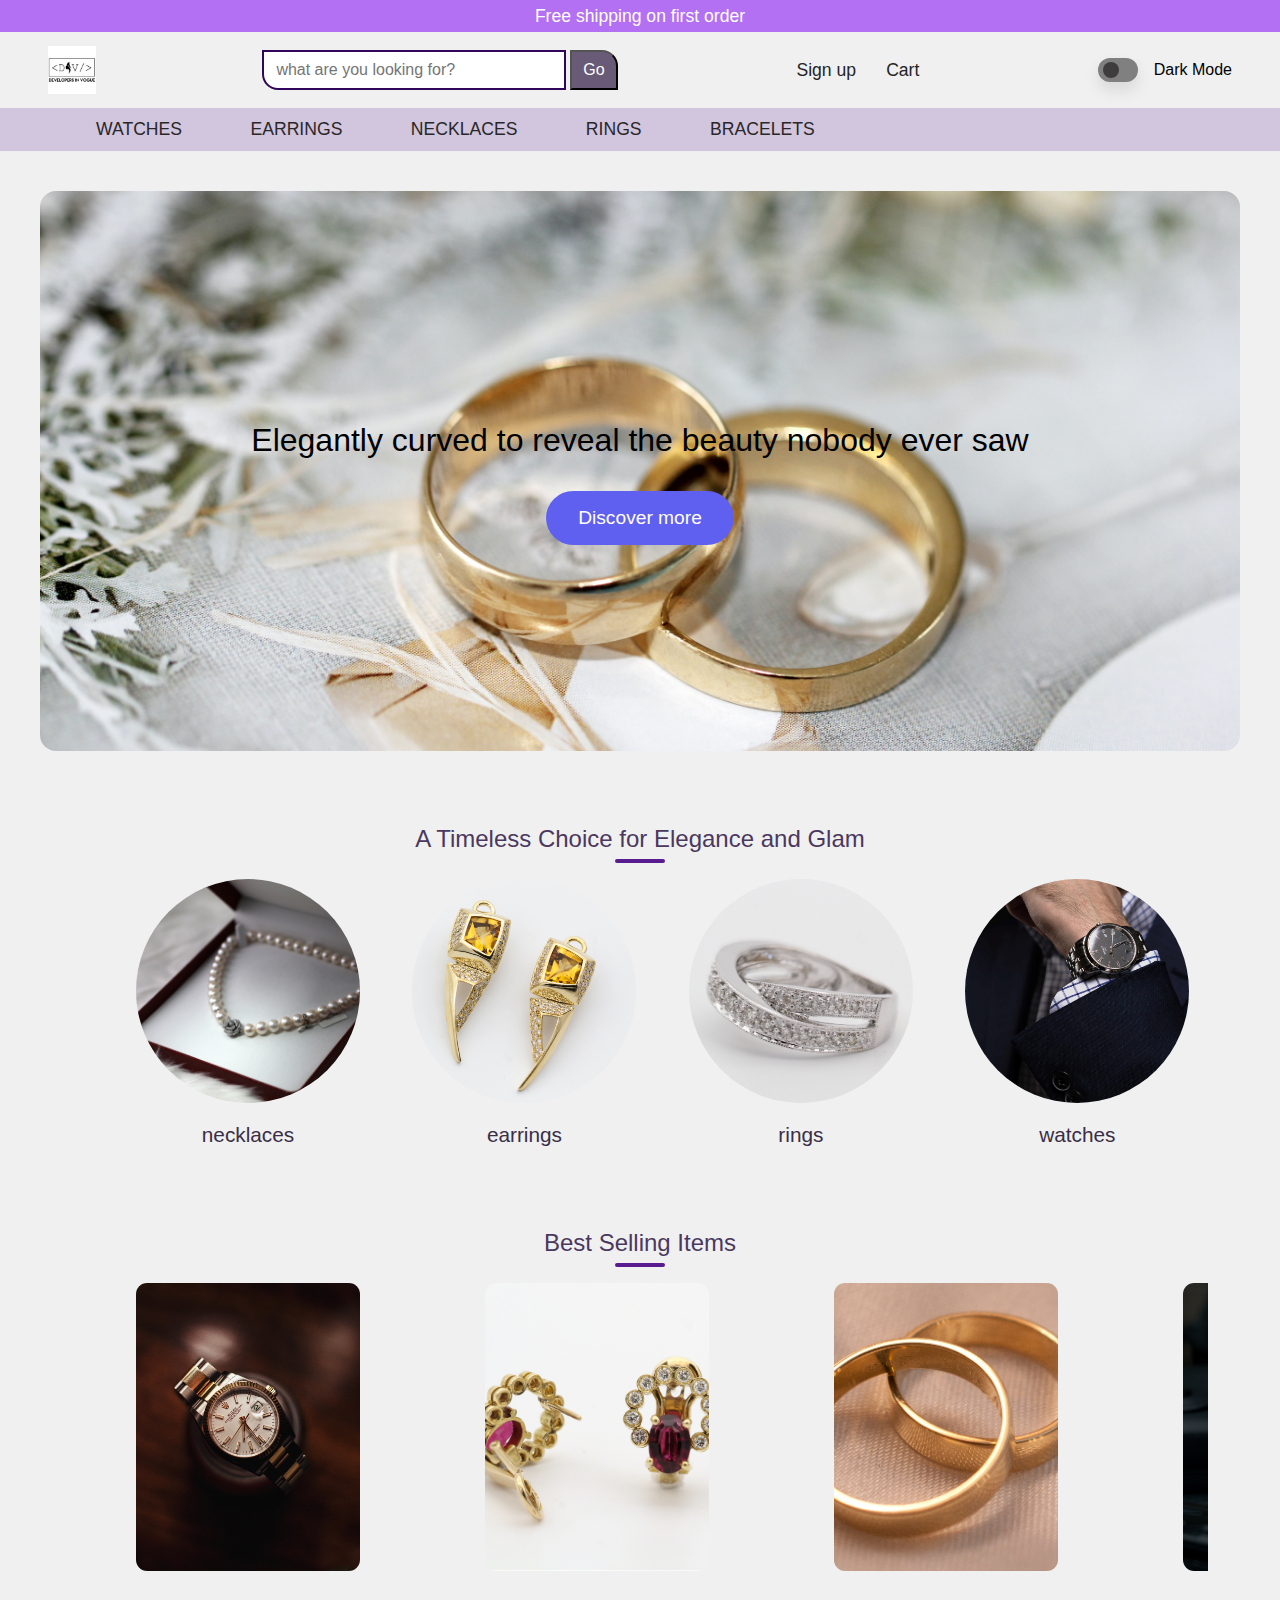
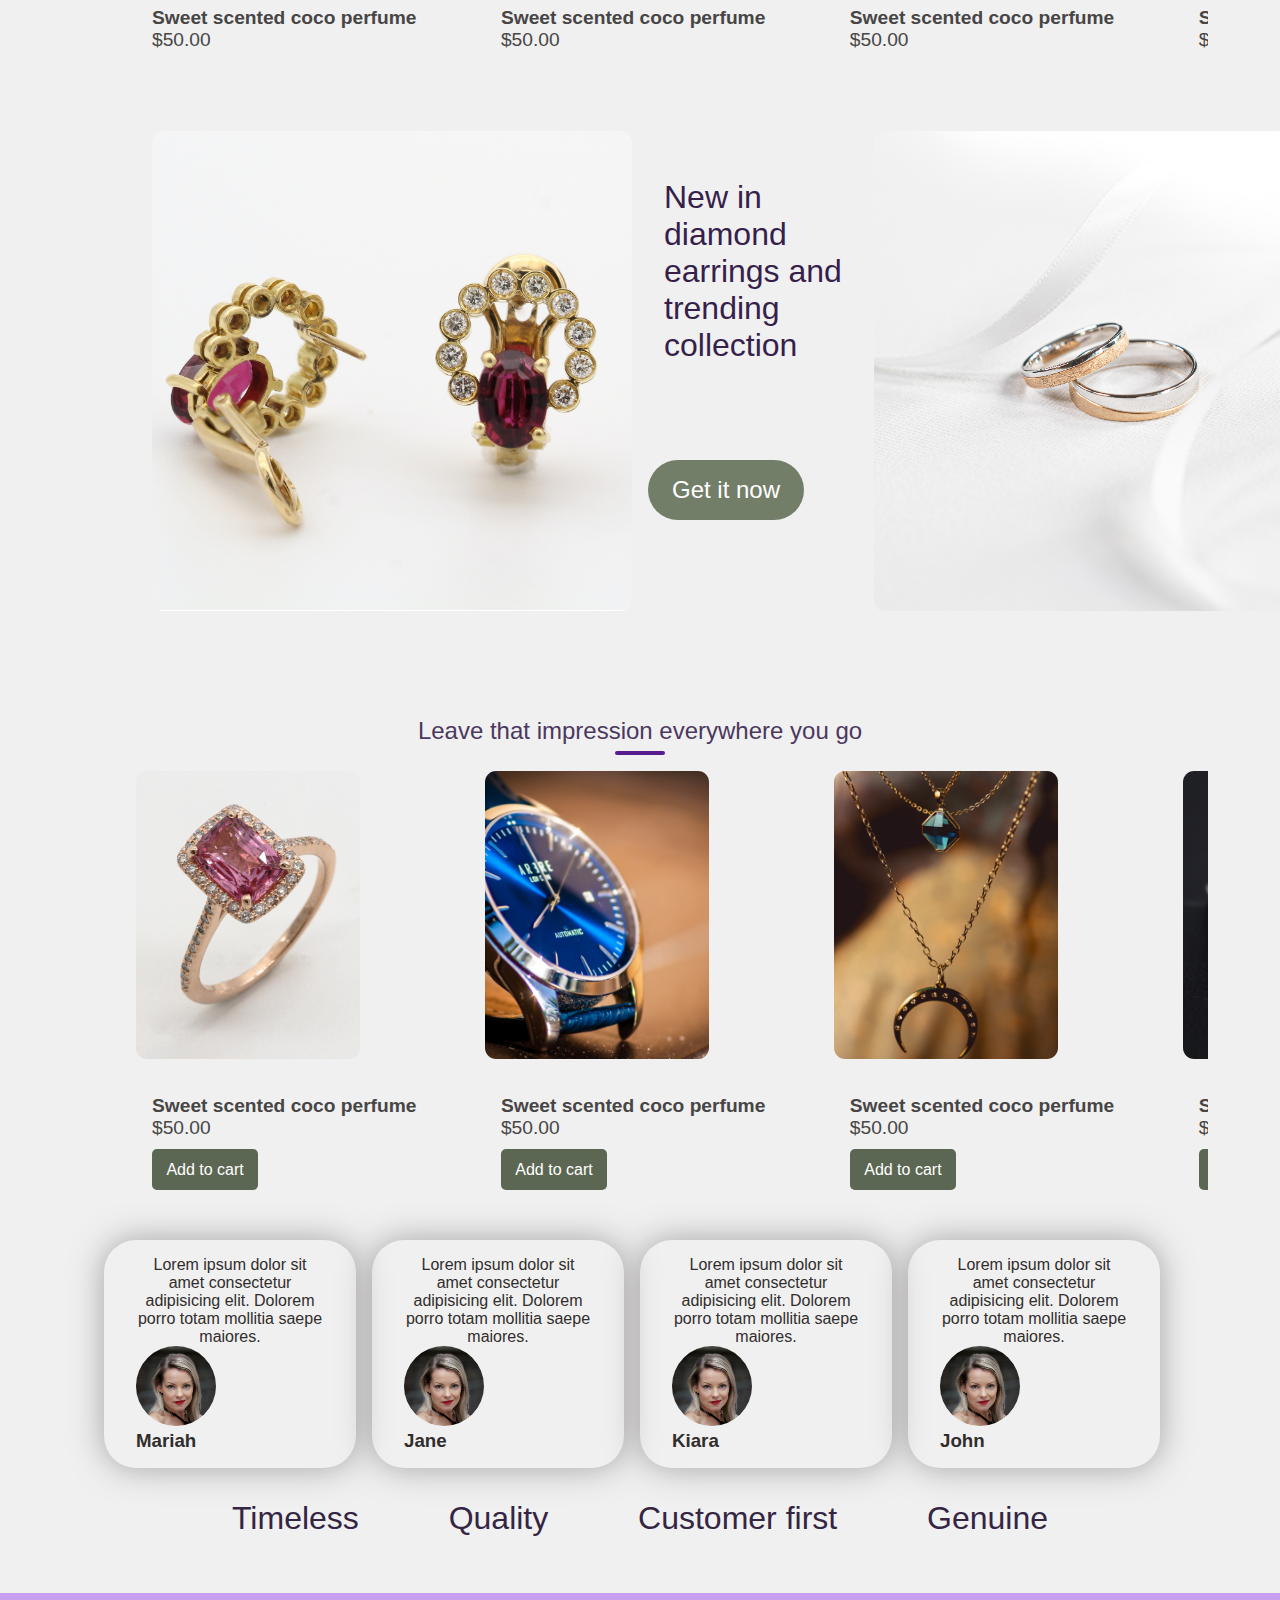
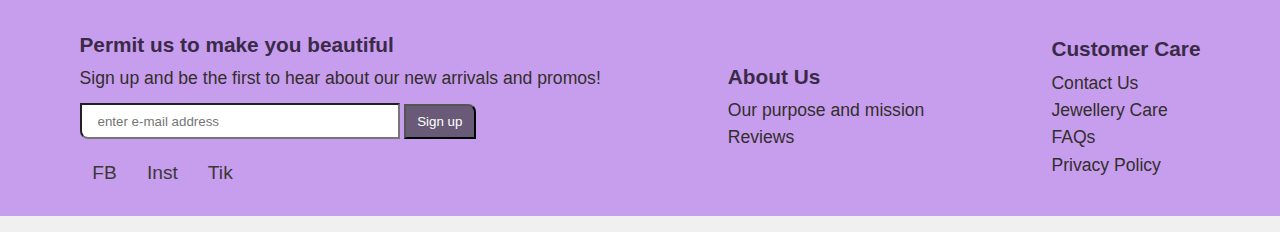
<file: homepage/index.html>
<!DOCTYPE html>
<html lang="en">
<head>
    <meta charset="UTF-8">
    <meta name="viewport" content="width=device-width, initial-scale=1.0">
    <title>Impression Jewellery</title>
    <link rel="stylesheet" href="style.css">

    <link rel="icon" href="/prod-images/favicon-32x32.png">
</head>
<body>

    <div id="top-banner">
        <p>Free shipping on first order</p>
    </div>

    <div class="header-container">
        <div class="user-section">
            <div class="top-user-section">
                <img src="/prod-images/DIV logo.png" class="logo">

                <div>
                <input type="text" placeholder="what are you looking for?" class="search">
                <button class="go-btn">Go</button>
                </div>

                <div class="user-links">
                    <ul>
                        <li><a href="#">Sign up</a></li>
                        <li><a href="#">Cart</a></li>
                    </ul>
                </div>

                <div class="toggle-area">
                    <label class="toggle">
                        <input type="checkbox" id="dark-mode-toggle">
                        <span class="slider"></span>
                    </label>
                    <span>Dark Mode</span>
                </div>

            </div>
            <div class="bottom-user-section">
                <ul>
                    <li><a href="#">Watches</a></li>
                    <li><a href="#">Earrings</a></li>
                    <li><a href="#">Necklaces</a></li>
                    <li><a href="#">Rings</a></li>
                    <li><a href="#">Bracelets</a></li>
                </ul>
            </div>
        </div> 
    </div>

    <!---------------------------------Page content begins here------------------------------------>

    <div class="content-container">

        <div class="site-info">
            <img src="/prod-images/rings 4.jpg" class="home-img">

            <div class="image-text">
                <p>Elegantly curved to reveal the beauty nobody ever saw</p>

                <button class="explore-btn">Discover more</button>
            </div>
        </div>

        <!----------------Categories section--------------------->
        <div class="categories">

            <div class="title">
                <p>A Timeless Choice for Elegance and Glam</p>
            </div>

            <div class="sub-categories">

                <img src="/prod-images/necklace 1.jpg" class="category-images">

                <div class="category-info">
                    <p>necklaces</p>
                </div>    
            </div>

            <div class="sub-categories">

                <img src="/prod-images/earrings.jpg" class="category-images">

                <div class="category-info">
                    <p>earrings</p>
                </div>    
            </div>

            <div class="sub-categories">

                <img src="/prod-images/ring 2.jpg" class="category-images">

                <div class="category-info">
                    <p>rings</p>
                </div>    
            </div>
            <div class="sub-categories">

                <img src="/prod-images/watch 9.jpg" class="category-images">

                <div class="category-info">
                    <p>watches</p>
                </div>    
            </div>
        </div>


        <!----------------------Best Selling----------------------------->
        <div class="more-designs">
            <div class="title">Best Selling Items</div>

            <div class="best-category">

                <img src="/prod-images/watch 5.jpg" class="category-images">

                <div class="design-info">
                    <h4>Sweet scented coco perfume</h4>
                    <p>$50.00</p>
                </div>    
            </div>

            <div class="best-category">

                <img src="/prod-images/earrings 2.jpg" class="category-images">

                <div class="design-info">
                    <h4>Sweet scented coco perfume</h4>
                    <p>$50.00</p>
                </div>    
            </div>
            <div class="best-category">

                <img src="/prod-images/rings 2.jpg" class="category-images">

                <div class="design-info">
                    <h4>Sweet scented coco perfume</h4>
                    <p>$50.00</p>
                </div>    
            </div>
            <div class="best-category">

                <img src="/prod-images/watch 3.jpg" class="category-images">

                <div class="design-info">
                    <h4>Sweet scented coco perfume</h4>
                    <p>$50.00</p>
                </div>    
            </div>

        </div>

        <!--------------------Current offer----------------------->

        <div class="offer">
            <div class="current-offer">

                <img src="/prod-images/earrings 2.jpg">
                
                <div class="offer-details">
                <p>New in <br> diamond <br> earrings and <br> trending <br> collection</p>
                <a href="#" class="get-it-btn">Get it now</a>
                </div>

                <img src="/prod-images/alexis-ring.jpg">
            </div>
        </div>

        <!------------------Add To Cart Selection-------------------------->

        <div class="more-designs">
            <div class="title">Leave that impression everywhere you go</div>

            <div class="best-category">
                <img src="/prod-images/ring 3.jpg" class="category-images">
                <div class="design-info">
                    <h4>Sweet scented coco perfume</h4>
                    <p>$50.00</p>
                    <a href="#" class="add-btn">Add to cart</a>
                </div>    
            </div>

            <div class="best-category">
                <img src="/prod-images/watch 2.jpg" class="category-images">
                <div class="design-info">
                    <h4>Sweet scented coco perfume</h4>
                    <p>$50.00</p>
                    <a href="#" class="add-btn">Add to cart</a>
                </div>    
            </div>

            <div class="best-category">
                <img src="/prod-images/necklace 3.jpg" class="category-images">
                <div class="design-info">
                    <h4>Sweet scented coco perfume</h4>
                    <p>$50.00</p>
                    <a href="#" class="add-btn">Add to cart</a>
                </div>    
            </div>

            <div class="best-category">
                <img src="/prod-images/ring 1.jpg" class="category-images">
                <div class="design-info">
                    <h4>Sweet scented coco perfume</h4>
                    <p>$50.00</p>
                    <a href="#" class="add-btn">Add to cart</a>
                </div>    
            </div>

        </div>


        <!--------------------Testimonials----------------------->

        <div class="testimonials">
            <div class="views">
                <p>Lorem ipsum dolor sit amet consectetur adipisicing elit. 
                    Dolorem porro totam mollitia saepe maiores.</p>
                <img src="/prod-images/profile-pic.jpg">  
                <h3>Mariah</h3>  
            </div>
            <div class="views">
                <p>Lorem ipsum dolor sit amet consectetur adipisicing elit. 
                    Dolorem porro totam mollitia saepe maiores.</p>
                <img src="/prod-images/profile-pic.jpg">
                <h3>Jane</h3>    
            </div>
            <div class="views">
                <p>Lorem ipsum dolor sit amet consectetur adipisicing elit. 
                    Dolorem porro totam mollitia saepe maiores.</p>
                <img src="/prod-images/profile-pic.jpg"> 
                <h3>Kiara</h3>   
            </div>
            <div class="views">
                <p>Lorem ipsum dolor sit amet consectetur adipisicing elit. 
                    Dolorem porro totam mollitia saepe maiores.</p>
                <img src="/prod-images/profile-pic.jpg">  
                <h3>John</h3>  
            </div>
        </div>

        <!----------------------Brands------------------------------>
        <div class="brands">
            <div class="brands-details">
                <p>Timeless</p>
            </div>
            <div class="brands-details">
                <p>Quality</p>
            </div>
            <div class="brands-details">
                <p>Customer first</p>
            </div>
            <div class="brands-details">
                <p>Genuine</p>
            </div>
        </div>
    </div>    

        <!-----------------------Footer---------------------------->

    <div class="footer">
        <div class="subscribe">
            <h3>Permit us to make you beautiful</h3>
                <p>Sign up and be the first to hear about our new arrivals and promos!</p>
                <input type="text" class="enter-box" placeholder="enter e-mail address"> 
                <button class="sign-btn">Sign up</button>

                <div class="connect">
                    <ul>
                        <li><a href="#">FB</a></li>
                        <li><a href="#">Inst</a></li>
                        <li><a href="#">Tik</a></li>
                    </ul>
                </div>
        </div>
                            
        <div class="about">
            <h3>About Us</h3>
            <p>Our purpose and mission</p>
            <p>Reviews</p>
        </div>

        <div class="customer-service">
            <h3>Customer Care</h3>
            <p>Contact Us</p>
            <p>Jewellery Care</p>
            <p>FAQs</p>
            <p>Privacy Policy</p>
        </div>

    </div>

  
    
    <script src="index.js"></script>
</body>
</html>
</file>
<file: homepage/style.css>
* {
    padding: 0;
    margin: 0;
    box-sizing: border-box;
}

#top-banner {
    background: rgb(179, 112, 243);
    color: #fff;
    height: 2rem;
}

#top-banner p {
    font-size: 1.1rem;
    text-align: center;
    padding: 0.4rem;
}


/* Desktop styling*/
.header-container .user-section .top-user-section {
    display: flex;
    justify-content: space-between;
    align-items: center;
    padding: 0.5rem 3rem;
}

.header-container .top-user-section .logo {
    height: 3rem;
    width: 3rem;
}

.header-container .top-user-section .search {
    height: 2.5rem;
    width: 19rem;
    border: 2px solid rgb(50, 5, 92);
    /* border-radius: 1rem; */
    border-bottom-left-radius: 1rem;
    padding: 0.8rem;
    font-size: 1rem;
}

.go-btn {
    display: inline-block;
    background-color: rgb(105, 90, 119);
    color: white;
    padding: 0.5rem 0.7rem;
    border-top-right-radius: 1rem;
    text-decoration: none;
    margin: 10px 0; 
    height: 2.5rem;
    width: 3rem;
    font-size: 1rem;
}

.header-container .top-user-section .user-links {
    display: inline-block;
}

.header-container .top-user-section .user-links li {
    display: inline-block;
    padding: 0 0.8rem;
}

.header-container .top-user-section .user-links li:hover {
    background-color: rgb(218, 211, 226);
    border-radius: 50%;
}

.header-container .top-user-section .user-links a {
    text-decoration: none;
    color: rgb(37, 37, 37);
    font-size: 1.1rem;
}


.header-container .user-section .bottom-user-section {
    background: rgb(210, 197, 222);
    padding: 0 4rem;
}

.header-container .user-section .bottom-user-section li {
    display: inline-block;
    padding: 0.7rem 2rem;
    text-transform: uppercase;
}

.header-container .user-section .bottom-user-section a {
    text-decoration: none;
    font-size: 1.1rem;
    color:  rgb(41, 39, 39);
}

/* Mobile styling*/
@media (max-width: 768px) {
    .header-container .user-section .top-user-section {
        flex-direction: column;
        align-items: center;
        padding: 1rem;
    }

    .header-container .top-user-section .search {
        width: 100%;
        max-width: 9rem; /* Adjust the max-width as needed */
    }

    .header-container .top-user-section .user-links {
        margin-top: 1rem;
    }

    .header-container .top-user-section .user-links li {
        margin: 0.5rem;
    }

    .header-container .user-section .bottom-user-section,
    .brands {
        padding: 1rem;
        margin: 1rem;
        flex-direction: column;
        align-items: center;
        text-align: center;
    }

    .header-container .user-section .bottom-user-section li,
    .brands .brands-details {
        display: block;
        padding: 0.5rem 0;
        align-items: center;
    }
}
/* end of header */


/* Page content begins here */

.content-container {
    margin: 1rem;
    padding: 1.5rem;
}

.content-container .site-info {
    display: flex;
    align-items: center;
    position: relative;
}

.content-container .site-info img {
    height: 35rem;
    width: 100%;
    object-fit: cover;
    transition: 0.2s ease; /* Add a smooth transition effect */
    border-radius: 1rem;
}

.content-container .site-info .image-text {
    position: absolute;
    top: 0;
    left: 0;
    right: 0; 
    bottom: 0;
    display: flex;
    flex-direction: column;
    justify-content: center;
    align-items: center;
    color: black;
}

.content-container .site-info .image-text p {
    font-size: 2rem;
    text-align: left;
    padding: 1.5rem;
}

.content-container .site-info .image-text .explore-btn {
    background-color: rgb(95, 95, 240);
    color: white;
    padding: 1rem 2rem;
    border: none;
    cursor: pointer;
    margin-top: 0.5rem;
    font-size: 1.2rem;
    border-radius: 2rem; 
}

.content-container .site-info .image-text .explore-btn:hover {
    background-color: rgb(46, 49, 42);
}

@media screen and (max-width:768px)  {
    .content-container .site-info img {
        max-width: 80%;
    }
    
    .content-container .site-info .image-text .image-text {
        max-width: 80%;
    }
}


/* Categories section */

 .categories {
    white-space: nowrap; /* Prevents items from wrapping to the next line */
    margin-top: 1rem;
    padding: 1rem 2rem;
    margin: 1rem 3rem;
    position: relative;
}

.title {
    text-align: center;
    margin: 0 auto;
    position: relative;
    color: rgb(75, 56, 94);
    line-height: 3rem;
    margin-top: 2rem;
    font-size: 1.5rem; 
}

.title::after {
    content: '';
    background: rgb(88, 28, 144);
    width: 50px;
    height: 4px;
    border-radius: 8px;
    position: absolute;
    bottom: 0;
    left: 50%;
    transform: translateX(-50%);
}

.sub-categories {
    display: inline-block; /* Display items horizontally */
    vertical-align: top; /* Align items at the top */
    margin-right: 1rem; /* Add some spacing between items (adjust as needed) */
    position: relative;
    transition: transform 0.3s;
}

.sub-categories img {
    width: 14rem;
    height: 14rem;
    object-fit: cover;
    border-radius: 0.7rem;
    margin: 1rem;
    transform: 0.2s ease;
    border-radius: 50%;
}


.category-info {
    text-align: center;
    font-size: 1.3rem;
    color: rgb(82, 80, 80);
    color: rgb(58, 46, 70);
} 

.sub-categories:hover {
    text-decoration: underline;
    color: #423d3d;
    transform: translateY(-0.5rem);
}


/* Best Selling */

.more-designs {
    white-space: nowrap;
    overflow-x: auto;
    margin: 0.5rem 2rem;
    padding: 0.5rem 3rem;
}

.best-category {
    display: inline-block; /* Display items horizontally */
    vertical-align: top; /* Align items at the top */
    margin-right: 1rem; /* Add some spacing between items (adjust as needed) */
    position: relative;
    transition: transform 0.5s;
}    

.best-category img {
    width: 14rem;
    height: 18rem;
    object-fit: cover;
    border-radius: 0.7rem;
    margin: 1rem;
    transform: 0.2s ease;
}

.design-info {
    padding: 1rem 2rem;
}

.design-info h4,
.design-info p {
    font-size: 1.2rem;
    color: rgb(71, 69, 69);
}


/* Current Offer */

.offer {
    display: flex;
}

.current-offer {
    vertical-align: top; /* Align items at the top */
    margin-right: 1rem; /* Add some spacing between items (adjust as needed) */
    position: relative;
    transition: transform 0.5s;
    display: flex;
    white-space: nowrap; /* Prevents items from wrapping to the next line */
    margin-top: 1rem;
    padding: 1rem 2rem;
    margin: 1rem 4rem;
}

.current-offer img {
    width: 30rem;
    height: 30rem;
    object-fit: cover;
    border-radius: 0.7rem;
    margin: 1rem;
    transform: 0.2s ease;
}

.offer-details p {
    margin-top: 3rem;
    padding: 1rem;
    text-wrap: nowrap;
    font-size: 2rem;
    color: rgb(54, 31, 75);
}

.get-it-btn {
    display: inline-block;
    background: rgb(115, 126, 105);
    color: white;
    padding: 1rem 1.5rem;
    border-radius: 2rem;
    text-decoration: none;
    margin: 5rem 0; 
    font-size: 1.5rem;
}


@media screen and (max-width:768px) {
    .current-offer {
        display: block; /* Stack items vertically on smaller screens */
        margin: 0 auto; /* Center align items */
        margin-bottom: 1rem; /* Add some spacing between stacked items */
    }

    .current-offer img {
        width: 100%; /* Make the images take the full width of the container */
        height: 30vh; /* Maintain aspect ratio */
        margin: 0; /* Remove the margin to fit images properly */
    }

    .offer-details {
        font-size: 1.5rem; /* Reduce font size for smaller screens */
        padding: 0.5rem; /* Add some padding to the category text */
        text-align: center;
    } 
    
    .offer-details p {
        font-size: 1.1rem;
    }

    .get-it-btn {
        padding: 0.7rem 1.1rem;
        font-size: 1.2rem;
    }
}

/* Add To Cart Section */

.add-items {
    padding: 1rem 4rem;
}

.add-btn {
    display: inline-block;
    background: rgb(92, 103, 83);
    color: white;
    padding: 0.7rem 0.9rem;
    border-radius: 5px;
    text-decoration: none;
    margin: 10px 0; 
}

.add-btn:hover {
    background-color: rgb(46, 49, 42);
}


@media screen and (max-width:768px) {
    .categories,
    .more-designs,
    .add-items {
        text-align: center; /* center align categories */
    }

    .sub-categories,
    .best-category {
        display: block; /* Stack items vertically on smaller screens */
        margin: 0 auto; /* Center align items */
        margin-bottom: 1rem; /* Add some spacing between stacked items */
    }

    .sub-categories img,
    .best-category img {
        width: 100%; /* Make the images take the full width of the container */
        height: auto; /* Maintain aspect ratio */
        margin: 0; /* Remove the margin to fit images properly */
    }

    .category-info,
    .design-info {
        font-size: 1.5rem; /* Reduce font size for smaller screens */
        padding: 0.5rem; /* Add some padding to the category text */
    } 
    
    .add-btn {
        padding: 0.5rem 0.7rem;
        font-size: 0.9rem;
    }
}

/* Brands */

.brands {
    display: flex;
    align-items: center;
    justify-content: space-between;
    padding: 1rem 12rem;
    font-size: 2rem;
    color: rgb(52, 37, 67);
}

@media screen and (max-width:768px) {
    .brands {
        padding: 1rem;
        margin: 1rem;
        flex-direction: column;
        align-items: center;
        text-align: center;
    }

    .brands-details {
        display: block;
        padding: 0.5rem 0;
        align-items: center;
        font-size: 1rem;
    }
}


/* Testimonials */

.testimonials {
    display: flex;
    padding: 0 1rem;
    margin: 1rem 3rem 1rem;
}

.views {
    padding: 1rem 2rem;
    margin-right: 1rem; /*Add margin to separate testimonials */
    box-shadow: 0 0 2rem 0 rgba(91, 86, 86, 0.5);
    border-radius: 2rem;
    color: rgb(48, 45, 45);
}

.views p {
    text-align: center;
}

.views img {
    height: 5rem;
    width: 5rem;
    border-radius: 50%;
}


@media screen and (max-width:768px) {
    .views {
        flex: 1 1 100%; /* Stack views on smaller screens */
        width: 100%;
    }
 
}


/* Footer */

.footer {
    display: flex;
    align-items: center;
    justify-content: space-around;
    margin: 1rem 0;
    padding: 1rem 0;
    background: rgb(199, 158, 237);
}

.subscribe {
    margin: 0.5rem 1rem;
    padding: 0.5rem 1rem;
}

.subscribe h3,
.about h3,
.customer-service h3 {
    font-size: 1.3rem;
    color: rgb(58, 42, 72);
    margin: 0.5rem 0;
}

.subscribe p,
.about p,
.customer-service p {
    font-size: 1.1rem;
    color: rgb(51, 45, 45);
    padding: 0.2rem 0;
}

.enter-box {
    height: 2rem;
    width: 20rem;
    margin-top: 0.7rem;
    padding: 1rem;
    border-bottom-left-radius: 0.5rem;
    position: relative;
}

.sign-btn{
    display: inline-block;
    background-color: rgb(105, 90, 119);
    color: white;
    padding: 0.5rem 0.7rem;
    border-top-right-radius: 0.5rem;
    text-decoration: none;
    margin: 10px 0; 
}

.connect {
    margin-top: 0.8rem;
}
.connect li {
    display: inline-block;
    padding: 0 0.8rem;
}

.connect a {
    text-decoration: none;
    font-size: 1.2rem;
    color: rgb(60, 55, 55);
}

.customer-service {
    margin: 0.5rem 1rem;
    padding: 0.5rem 1rem;
}

/* @media screen and (max-width: 768px) {
    .footer {
      flex-direction: column;
      text-align: center;
    }
  
    .enter-box {
      width: 100%;
      max-width: 6rem;
    }
  
    .sign-btn {
      width: 100%;
      max-width: 4rem;
      height: 2.2rem;
      font-size: 0.7rem;
    }
  
    .connect ul li {
      display: inline-block;
      margin-top: none;
    }
  } */


  /* .toggle {
    position: relative;
    height: 1.5rem;
    width: 2.5rem;
    background-color: rgb(244, 168, 168);
    border-radius: 5rem;
    box-shadow: 0 0.5rem 1rem rgba(0, 0, 0, 0.1);
    cursor: pointer;
  }

  .toggle::before {
    content: "";
    position: absolute;
    height: 1rem;
    width: 1rem;
    background: red;
    border-radius: 50%;
    top: 50%;
    left: 0.3rem;
    transform: translateY(-50%);
  }

  .toggle .active::before {
    left: calc(100% - 1rem - 0.3rem);
  } */

  body {
    font-family: Arial, sans-serif;
    background-color: #f0f0f0; /* Default background color */
    transition: background-color 0.3s;
}

.toggle-area {
    display: flex;
    align-items: center;
}

.toggle {
    position: relative;
    height: 1.5rem;
    width: 2.5rem;
    background-color: rgb(244, 168, 168);
    background-color: gray;
    border-radius: 5rem;
    box-shadow: 0 0.5rem 1rem rgba(0, 0, 0, 0.1);
    cursor: pointer;
    margin-right: 1rem;
}

.toggle input[type="checkbox"] {
    display: none; /* Hide the actual checkbox */
}

.slider {
    content: "";
    position: absolute;
    height: 1rem;
    width: 1rem;
    background: rgb(62, 60, 60);
    border-radius: 50%;
    top: 50%;
    left: 0.3rem;
    transform: translateY(-50%);
    transition: transform 0.3s, background-color 0.3s;
}

/* Dark mode styles */
.dark-mode {
    background-color: #5e5c5c; /* Dark background color */
    /* color: #fff; */
}

.dark-mode .slider {
    left: calc(100% - 1.3rem);
    background-color: #fff; /* White circle in dark mode */
}
</file>
